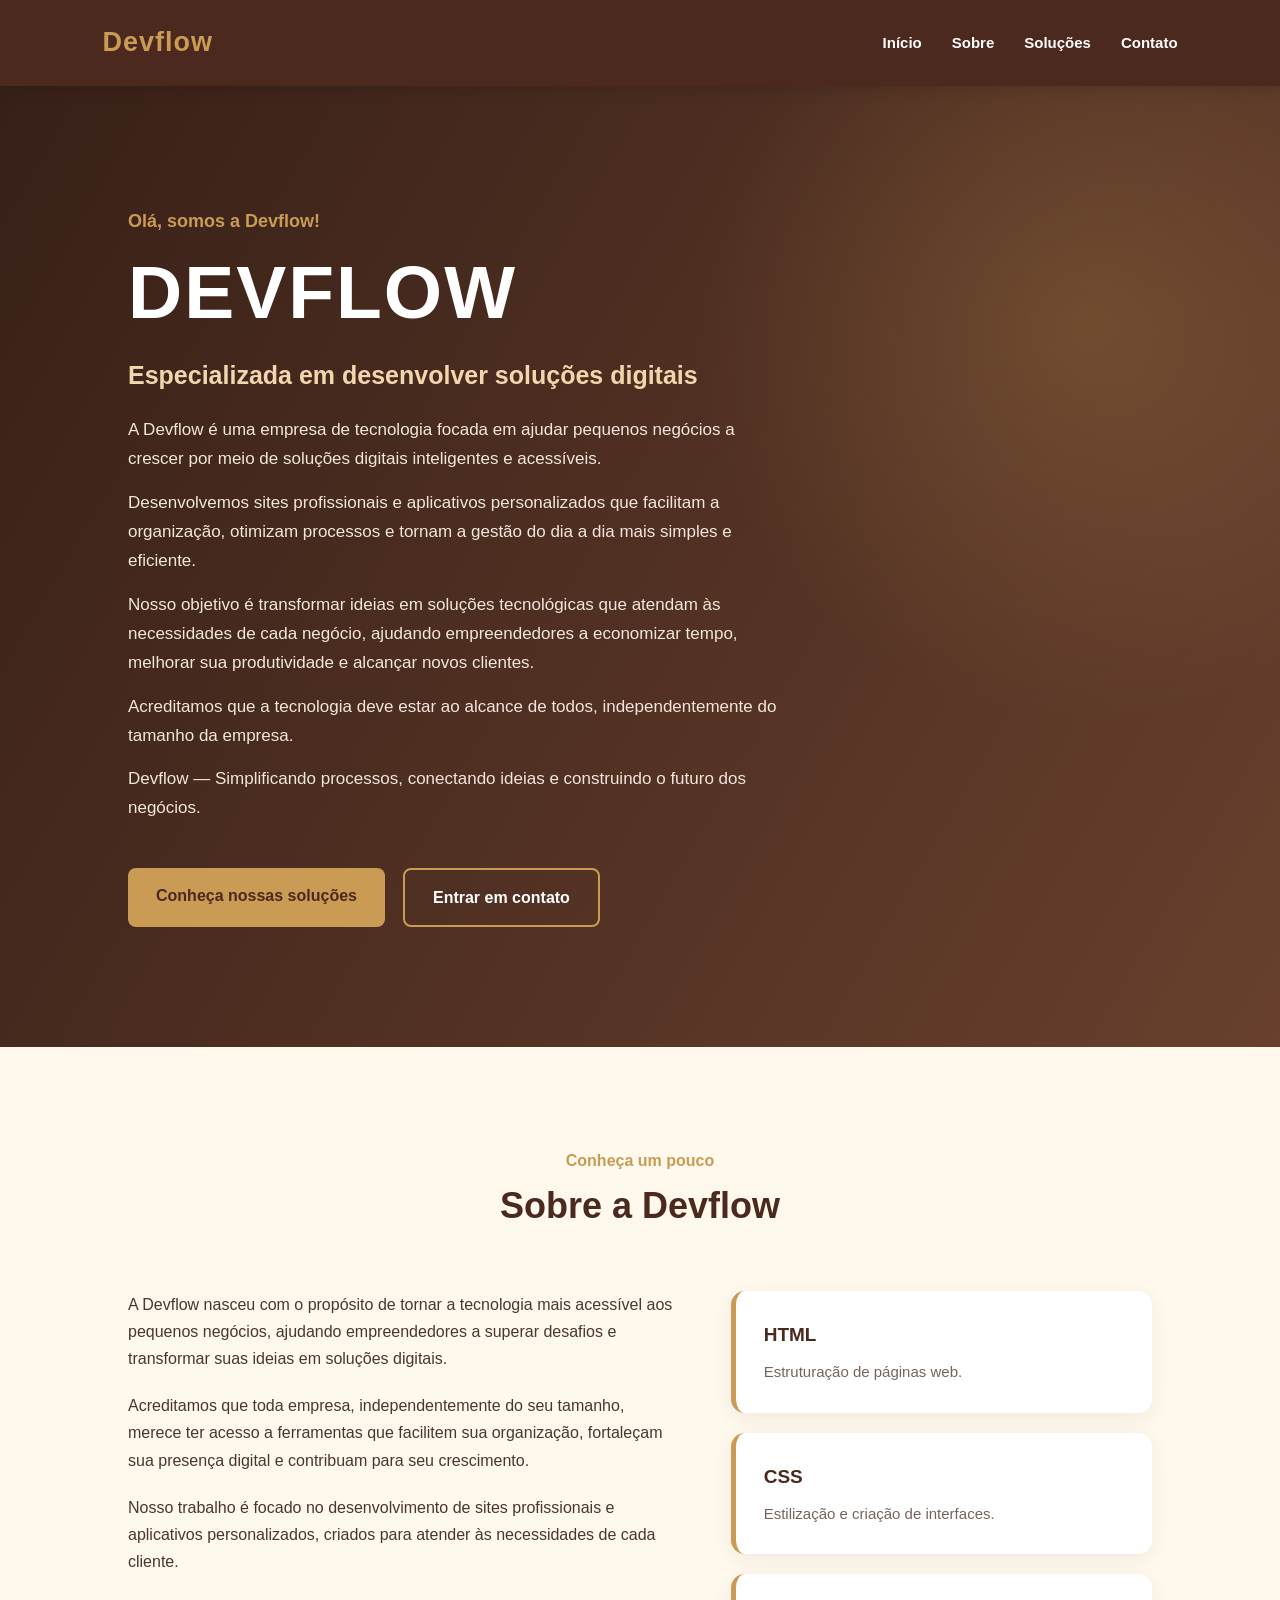
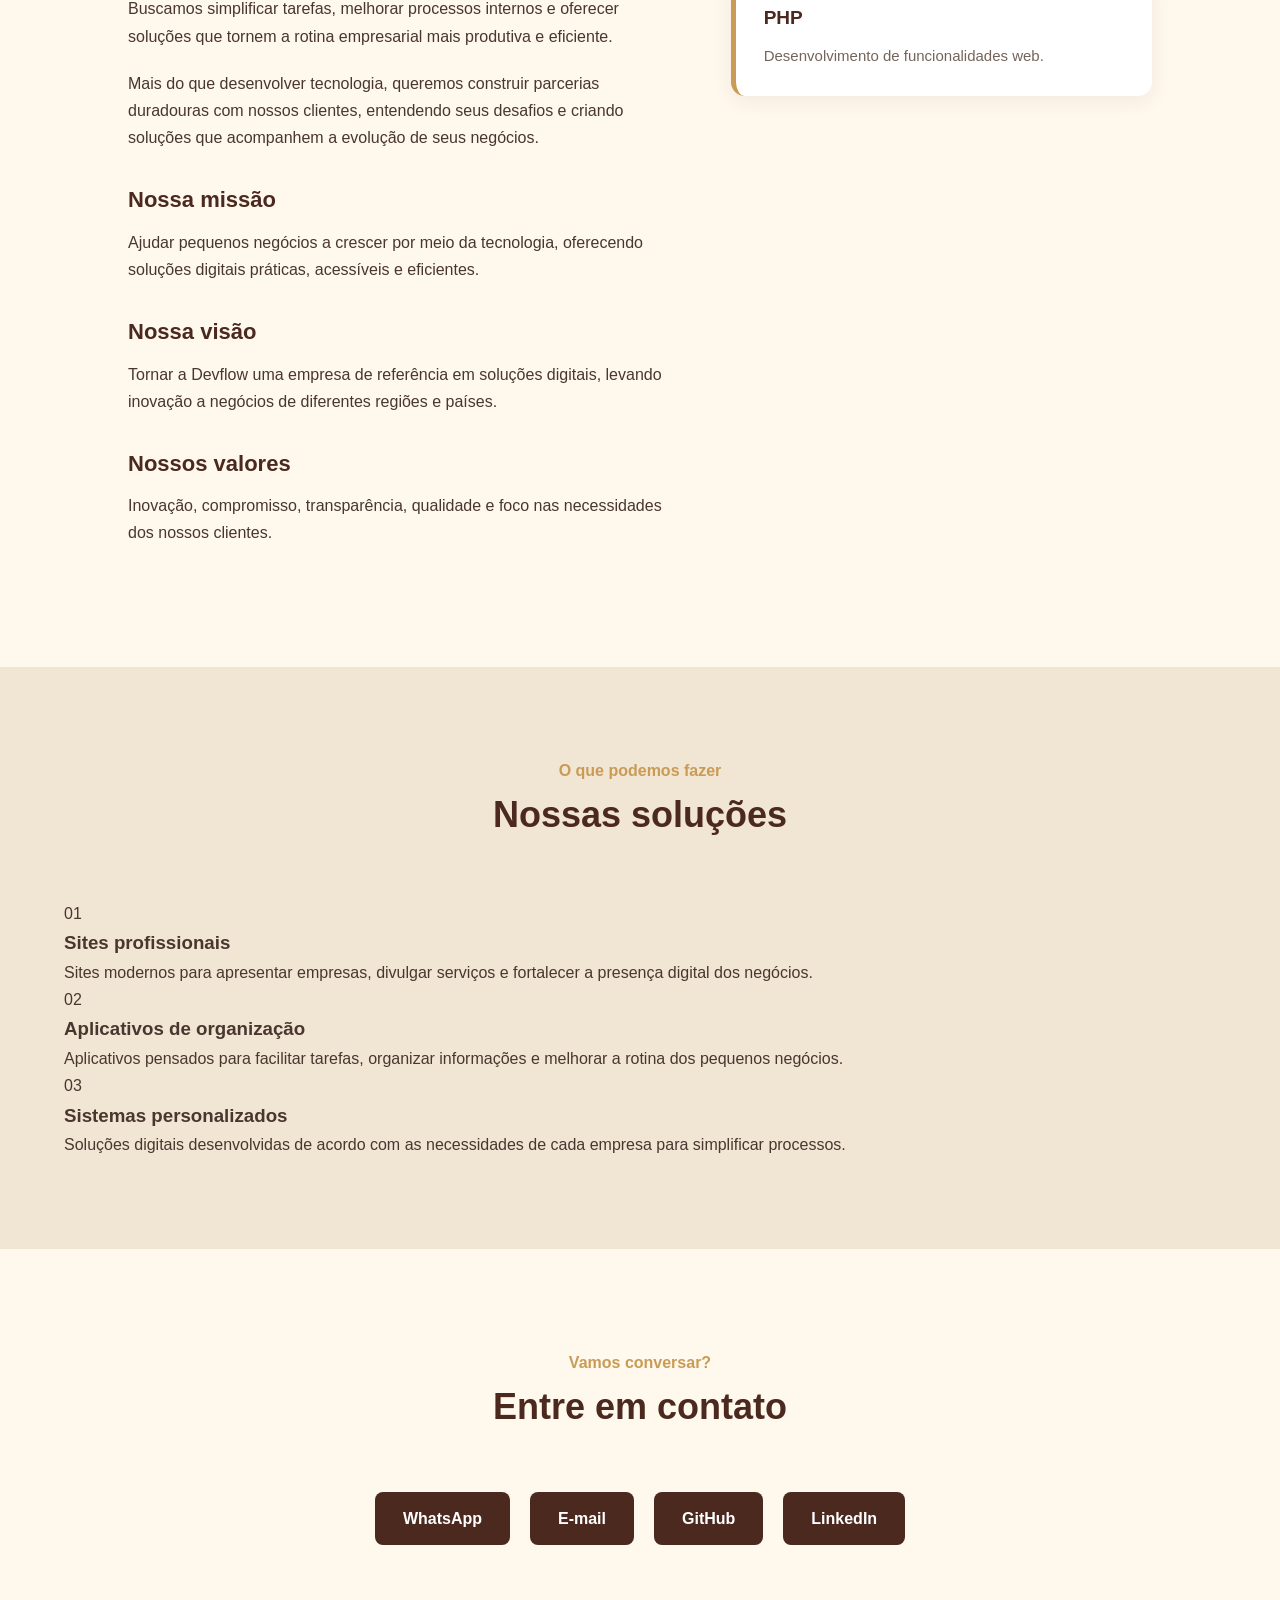
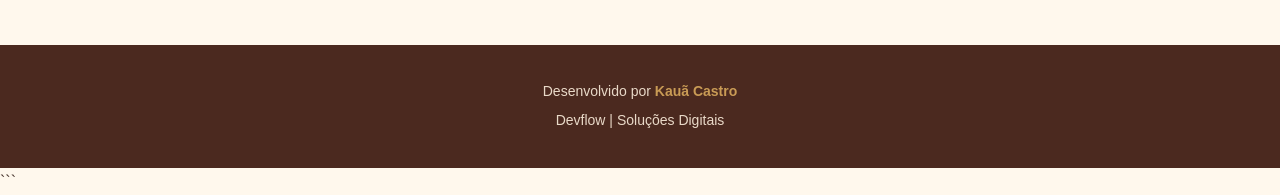
<file: devflox/index.html>
<!DOCTYPE html>
<html lang="pt-br">

<head>
    <meta charset="UTF-8">
    <meta name="viewport" content="width=device-width, initial-scale=1.0">

    <title>Devflow | Soluções Digitais</title>
    <link rel="stylesheet" href="../style.css">
</head>

<body>

    <!-- MENU -->
    <header>

        <div class="logo">
            <h2>Devflow</h2>
        </div>

        <nav>
            <a href="#inicio">Início</a>
            <a href="#sobre">Sobre</a>
            <a href="#projetos">Soluções</a>
            <a href="#contato">Contato</a>
        </nav>

    </header>

    <!-- CONTEÚDO PRINCIPAL -->
    <main>

        <!-- SEÇÃO INÍCIO -->
        <section id="inicio" class="inicio">

            <div class="inicio-conteudo">

                <p class="apresentacao">
                    Olá, somos a Devflow!
                </p>

                <h1>DEVFLOW</h1>

                <h2>Especializada em desenvolver soluções digitais</h2>

                <p class="descricao">
                    A Devflow é uma empresa de tecnologia focada em ajudar
                    pequenos negócios a crescer por meio de soluções digitais
                    inteligentes e acessíveis.
                </p>

                <p class="descricao">
                    Desenvolvemos sites profissionais e aplicativos
                    personalizados que facilitam a organização, otimizam
                    processos e tornam a gestão do dia a dia mais simples
                    e eficiente.
                </p>

                <p class="descricao">
                    Nosso objetivo é transformar ideias em soluções
                    tecnológicas que atendam às necessidades de cada negócio,
                    ajudando empreendedores a economizar tempo, melhorar
                    sua produtividade e alcançar novos clientes.
                </p>

                <p class="descricao">
                    Acreditamos que a tecnologia deve estar ao alcance
                    de todos, independentemente do tamanho da empresa.
                </p>

                <p class="descricao">
                    Devflow — Simplificando processos, conectando ideias
                    e construindo o futuro dos negócios.
                </p>

            </div>

            <div class="botoes">

                <a href="#projetos" class="botao">
                    Conheça nossas soluções
                </a>

                <a href="#contato" class="botao botao-secundario">
                    Entrar em contato
                </a>

            </div>

        </section>

        <!-- SOBRE A EMPRESA -->
        <section id="sobre" class="sobre">

            <div class="titulo-secao">
                <p>Conheça um pouco</p>
                <h2>Sobre a Devflow</h2>
            </div>

            <div class="sobre-conteudo">

                <div class="sobre-texto">

                    <p>
                        A Devflow nasceu com o propósito de tornar a
                        tecnologia mais acessível aos pequenos negócios,
                        ajudando empreendedores a superar desafios e
                        transformar suas ideias em soluções digitais.
                    </p>

                    <p>
                        Acreditamos que toda empresa, independentemente
                        do seu tamanho, merece ter acesso a ferramentas
                        que facilitem sua organização, fortaleçam sua
                        presença digital e contribuam para seu crescimento.
                    </p>

                    <p>
                        Nosso trabalho é focado no desenvolvimento de
                        sites profissionais e aplicativos personalizados,
                        criados para atender às necessidades de cada cliente.
                    </p>

                    <p>
                        Buscamos simplificar tarefas, melhorar processos
                        internos e oferecer soluções que tornem a rotina
                        empresarial mais produtiva e eficiente.
                    </p>

                    <p>
                        Mais do que desenvolver tecnologia, queremos
                        construir parcerias duradouras com nossos clientes,
                        entendendo seus desafios e criando soluções que
                        acompanhem a evolução de seus negócios.
                    </p>

                    <h3>Nossa missão</h3>

                    <p>
                        Ajudar pequenos negócios a crescer por meio
                        da tecnologia, oferecendo soluções digitais
                        práticas, acessíveis e eficientes.
                    </p>

                    <h3>Nossa visão</h3>

                    <p>
                        Tornar a Devflow uma empresa de referência em
                        soluções digitais, levando inovação a negócios
                        de diferentes regiões e países.
                    </p>

                    <h3>Nossos valores</h3>

                    <p>
                        Inovação, compromisso, transparência, qualidade
                        e foco nas necessidades dos nossos clientes.
                    </p>

                </div>

                <!-- TECNOLOGIAS -->
                <div class="habilidades">

                    <div class="habilidade">
                        <h3>HTML</h3>
                        <p>Estruturação de páginas web.</p>
                    </div>

                    <div class="habilidade">
                        <h3>CSS</h3>
                        <p>Estilização e criação de interfaces.</p>
                    </div>

                    <div class="habilidade">
                        <h3>PHP</h3>
                        <p>Desenvolvimento de funcionalidades web.</p>
                    </div>

                </div>

            </div>

        </section>

        <!-- SOLUÇÕES -->
        <section id="projetos" class="projetos-secao">

            <div class="titulo-secao">
                <p>O que podemos fazer</p>
                <h2>Nossas soluções</h2>
            </div>

            <div class="projetos">

                <!-- SOLUÇÃO 1 -->
                <div class="card">

                    <div class="numero-projeto">01</div>

                    <h3>Sites profissionais</h3>

                    <p>
                        Sites modernos para apresentar empresas,
                        divulgar serviços e fortalecer a presença
                        digital dos negócios.
                    </p>

                </div>

                <!-- SOLUÇÃO 2 -->
                <div class="card">

                    <div class="numero-projeto">02</div>

                    <h3>Aplicativos de organização</h3>

                    <p>
                        Aplicativos pensados para facilitar tarefas,
                        organizar informações e melhorar a rotina
                        dos pequenos negócios.
                    </p>

                </div>

                <!-- SOLUÇÃO 3 -->
                <div class="card">

                    <div class="numero-projeto">03</div>

                    <h3>Sistemas personalizados</h3>

                    <p>
                        Soluções digitais desenvolvidas de acordo
                        com as necessidades de cada empresa para
                        simplificar processos.
                    </p>

                </div>

            </div>

        </section>

        <!-- CONTATO -->
        <section id="contato" class="contato">

            <div class="titulo-secao">
                <p>Vamos conversar?</p>
                <h2>Entre em contato</h2>
            </div>

            <div class="contato-links">

                <a href="https://wa.me/5541998892366">
                    WhatsApp
                </a>

                <a href="mailto:kauacastroamaral@gmail.com">
                    E-mail
                </a>

                <a href="https://github.com/kauacastroamaral-prog">
                    GitHub
                </a>

                <a href="">
                    LinkedIn
                </a>

            </div>

        </section>

    </main>

    <!-- RODAPÉ -->
    <footer>

        <p>
            Desenvolvido por
            <a href="https://look.devlook.xyz">Kauã Castro</a>
        </p>

        <p>Devflow | Soluções Digitais</p>

    </footer>

</body>

</html>
```
</file>
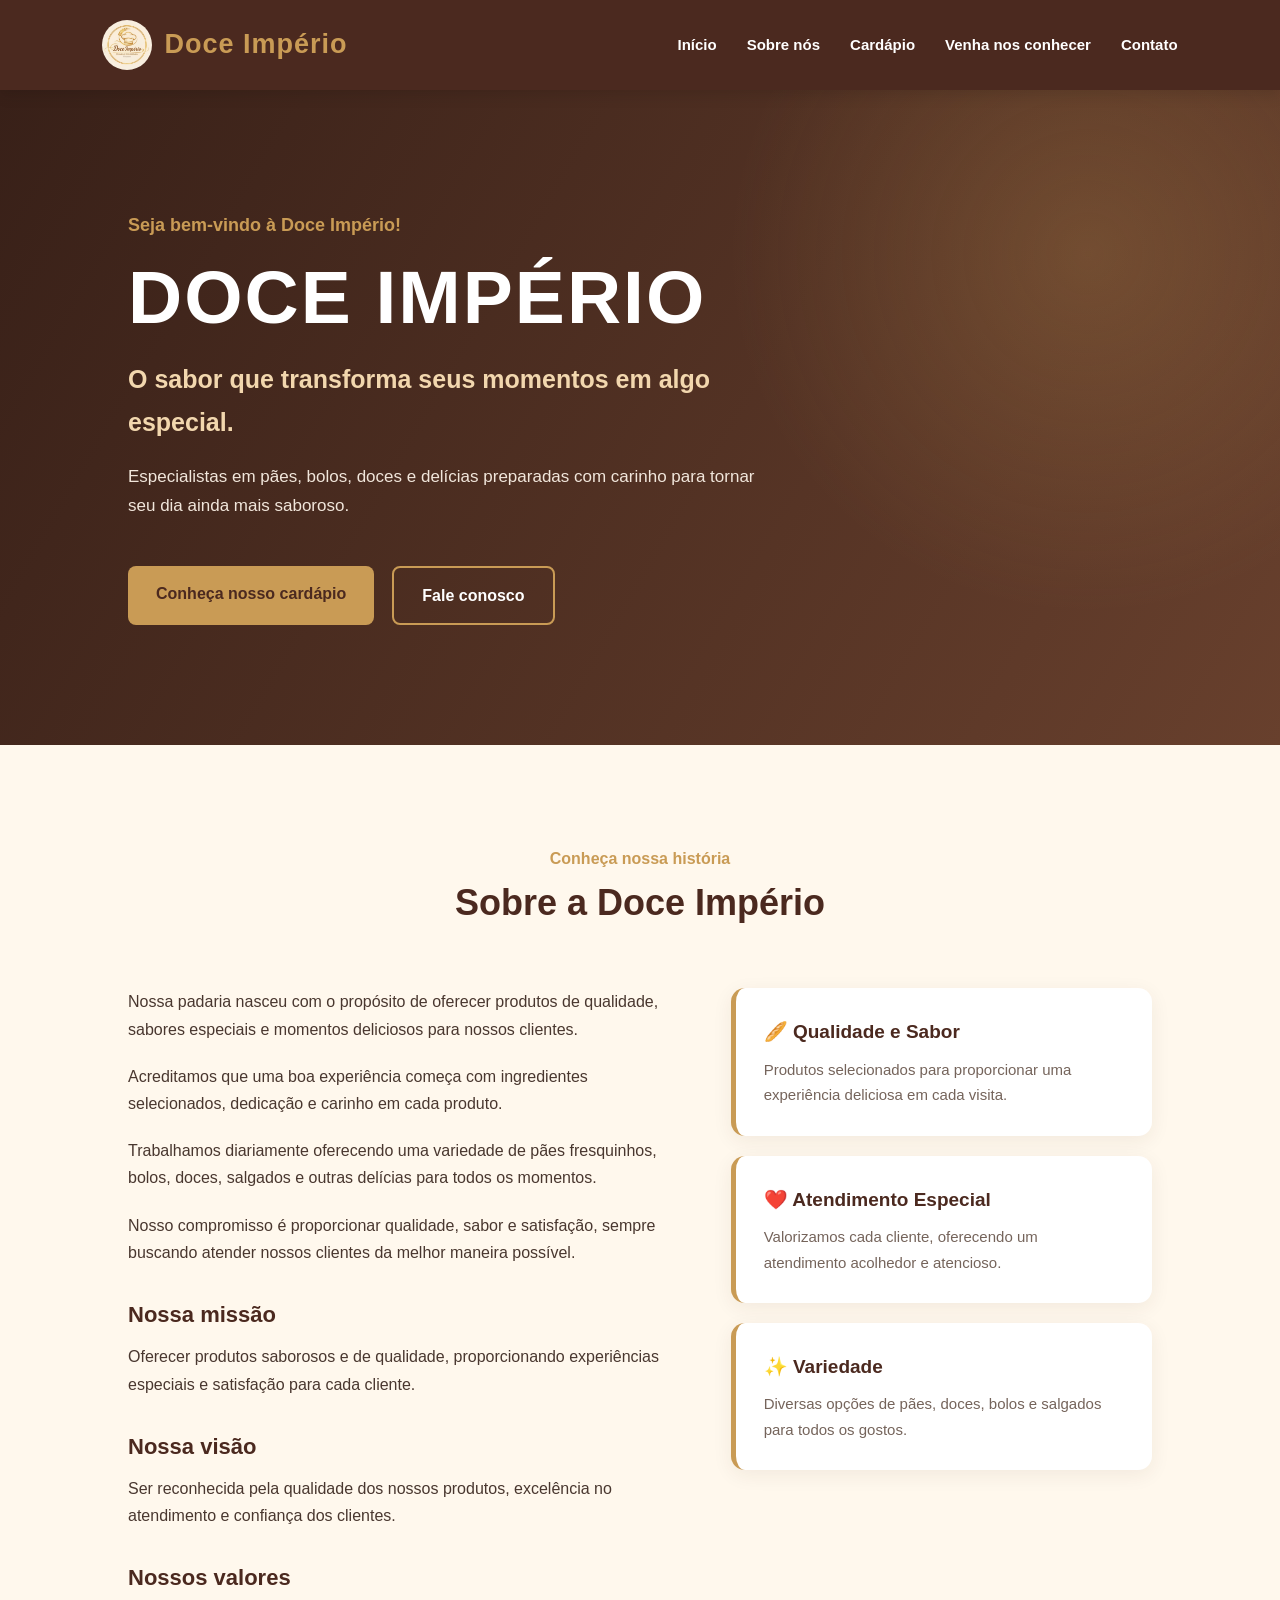
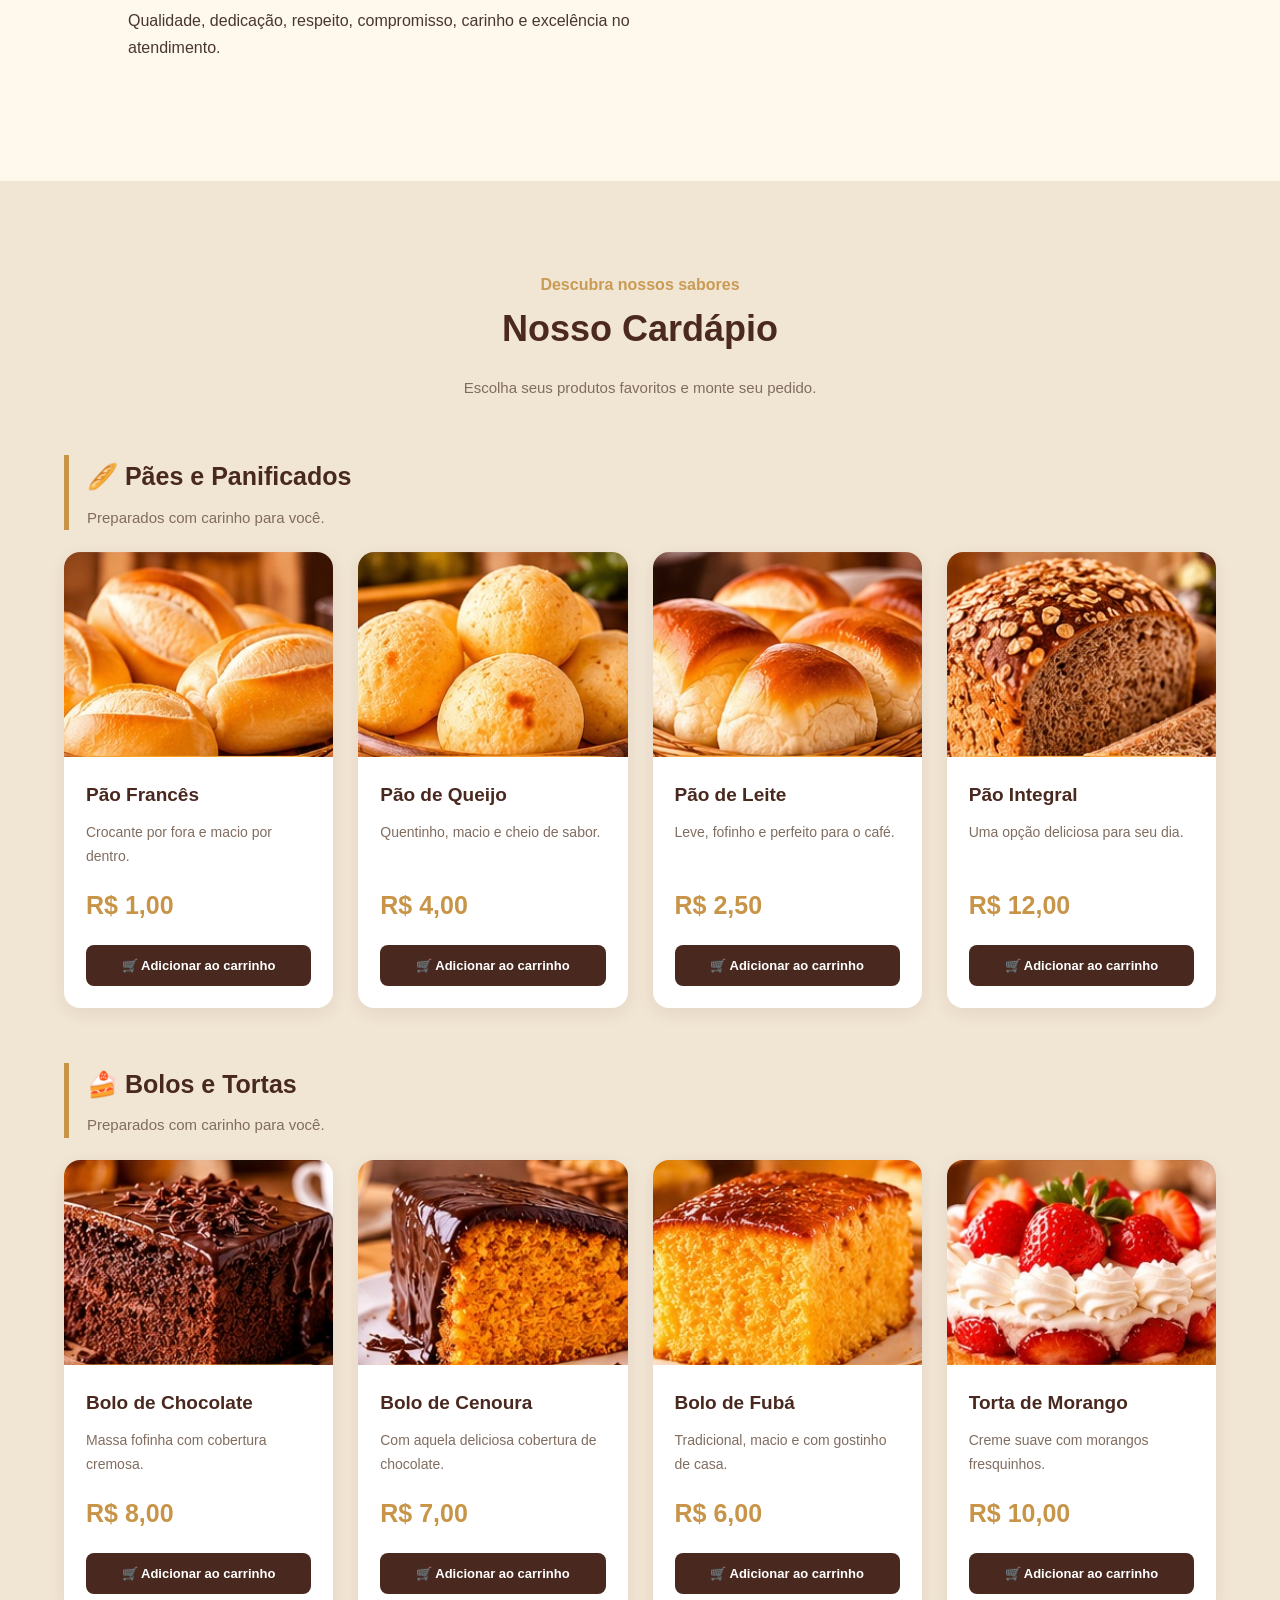
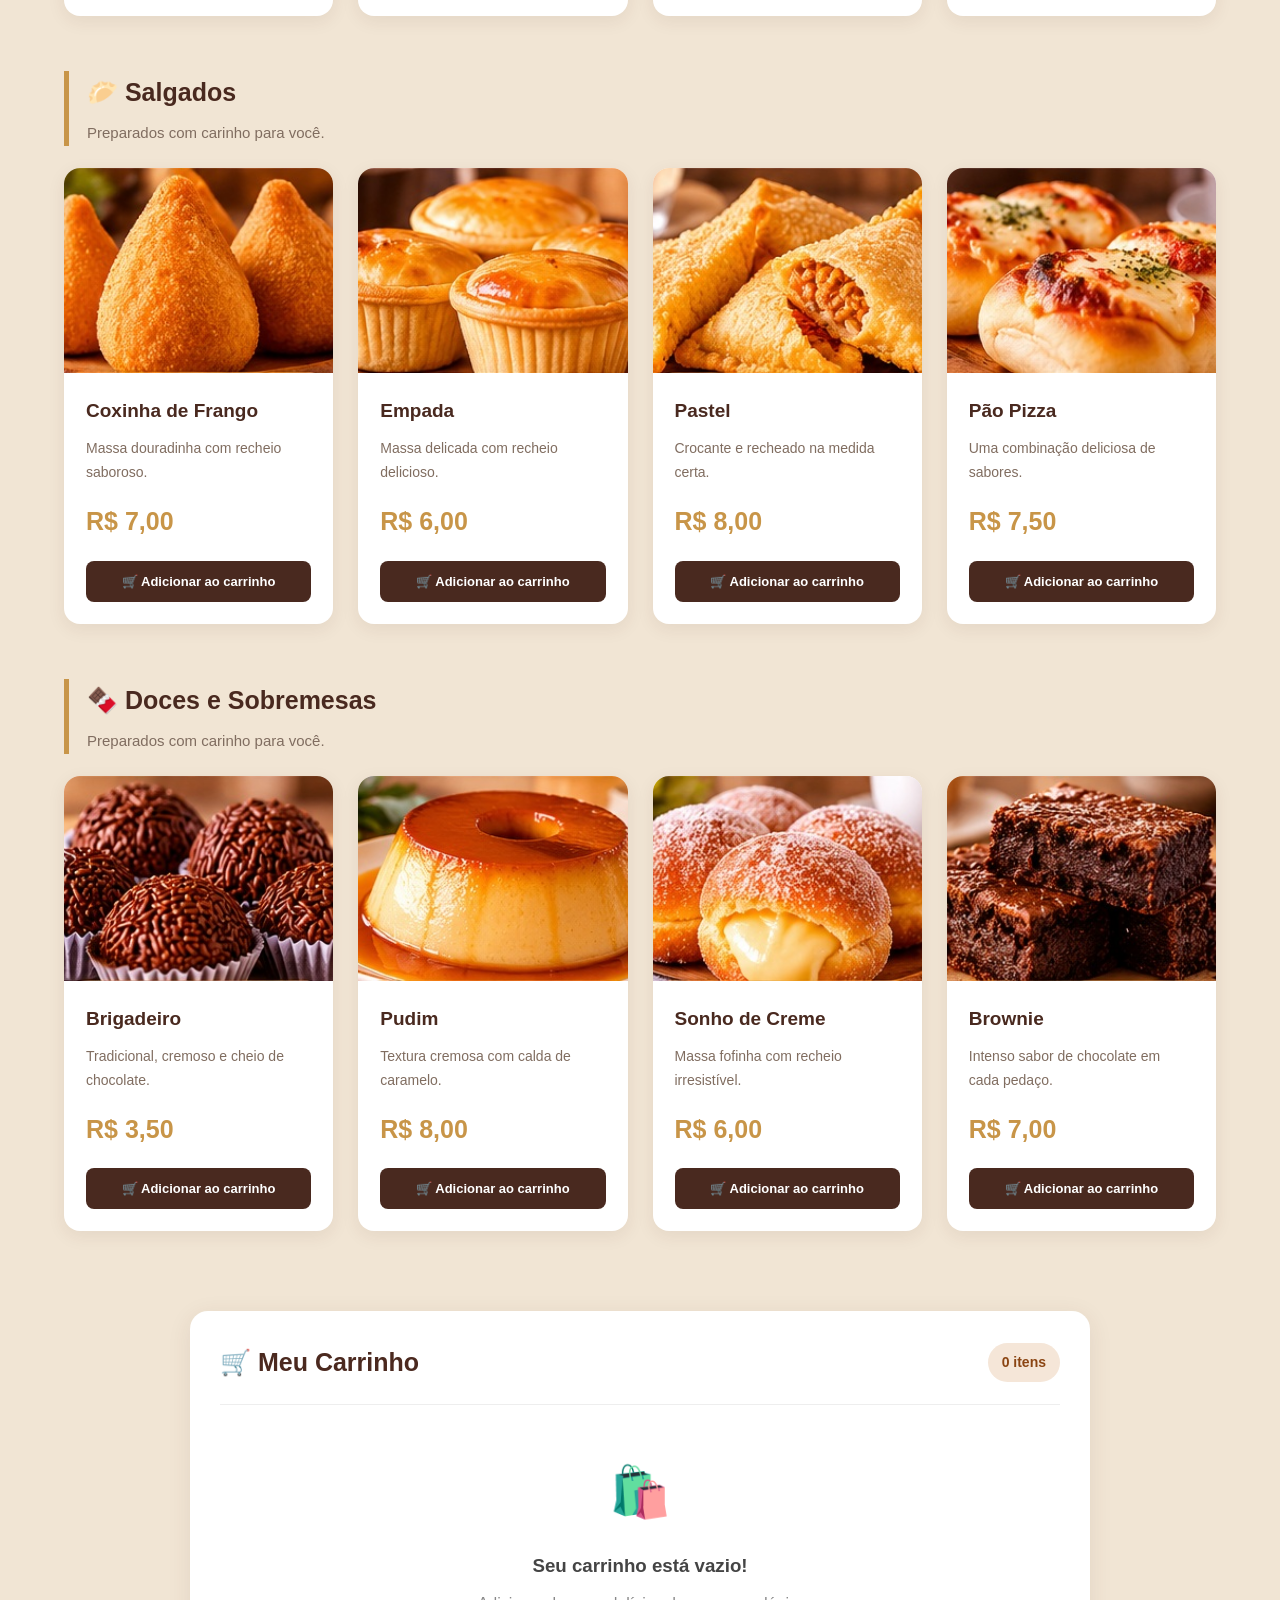
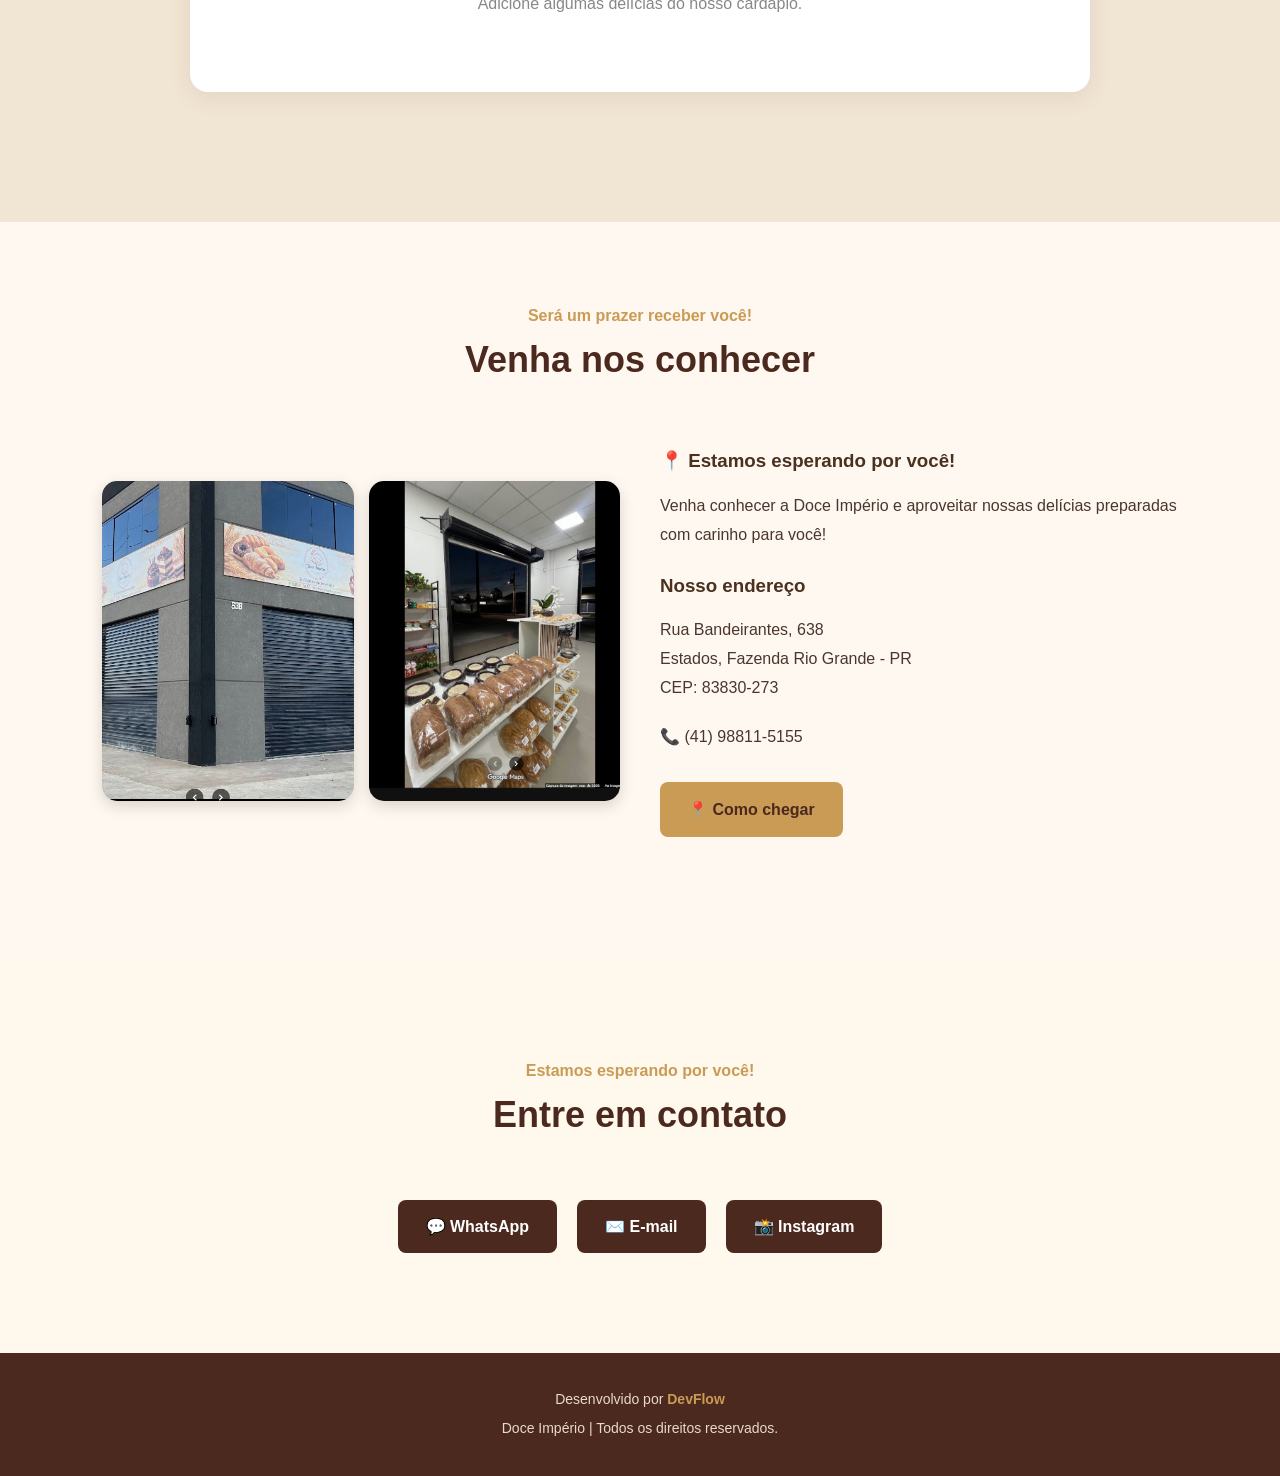
<file: padaria/index.html>
<!DOCTYPE html>
<html lang="pt-br">

<head>
    <meta charset="UTF-8">
    <meta name="viewport" content="width=device-width, initial-scale=1.0">

    <title>Doce Império | Padaria</title>

    <link rel="stylesheet" href="../style.css">
    <!-- ÍCONE DO SITE -->
<link rel="icon" type="image/png" href="./android-chrome-192x192.png">


    <link rel="stylesheet" href="style.css">

    <link rel="icon" type="image/png" href="./android-chrome-192x192.png">
    <link rel="apple-touch-icon" href="./android-chrome-192x192.png">
</head>

<body>

<!-- NOTIFICAÇÕES DO CARRINHO -->
<div id="notificacoes-carrinho" class="notificacoes-carrinho">
</div>

<!-- MENU -->
<header>

    <div class="logo">

        <img src="./android-chrome-192x192.png"
             alt="Logo Doce Império">

        <h2>Doce Império</h2>

    </div>

    <nav>
        <a href="#inicio">Início</a>
        <a href="#sobre">Sobre nós</a>
        <a href="#cardapio">Cardápio</a>
        <a href="#localizacao">Venha nos conhecer</a>
        <a href="#contato">Contato</a>
    </nav>

</header>

<!-- CONTEÚDO PRINCIPAL -->
<main>

    <!-- INÍCIO -->
    <section id="inicio" class="inicio">

        <div class="inicio-conteudo">

            <p class="apresentacao">
                Seja bem-vindo à Doce Império!
            </p>

            <h1>DOCE IMPÉRIO</h1>

            <h2>
                O sabor que transforma seus momentos
                em algo especial.
            </h2>

            <p class="descricao">
                Especialistas em pães, bolos, doces e
                delícias preparadas com carinho para
                tornar seu dia ainda mais saboroso.
            </p>

        </div>

        <div class="botoes">

            <a href="#cardapio" class="botao">
                Conheça nosso cardápio
            </a>

            <a href="#contato" class="botao botao-secundario">
                Fale conosco
            </a>

        </div>

    </section>


    <!-- SOBRE A PADARIA -->
    <section id="sobre" class="sobre">

        <div class="titulo-secao">

            <p>Conheça nossa história</p>

            <h2>Sobre a Doce Império</h2>

        </div>

        <div class="sobre-conteudo">

            <div class="sobre-texto">

                <p>
                    Nossa padaria nasceu com o propósito
                    de oferecer produtos de qualidade,
                    sabores especiais e momentos
                    deliciosos para nossos clientes.
                </p>

                <p>
                    Acreditamos que uma boa experiência
                    começa com ingredientes selecionados,
                    dedicação e carinho em cada produto.
                </p>

                <p>
                    Trabalhamos diariamente oferecendo
                    uma variedade de pães fresquinhos,
                    bolos, doces, salgados e outras
                    delícias para todos os momentos.
                </p>

                <p>
                    Nosso compromisso é proporcionar
                    qualidade, sabor e satisfação,
                    sempre buscando atender nossos
                    clientes da melhor maneira possível.
                </p>

                <h3>Nossa missão</h3>

                <p>
                    Oferecer produtos saborosos e de
                    qualidade, proporcionando experiências
                    especiais e satisfação para cada cliente.
                </p>

                <h3>Nossa visão</h3>

                <p>
                    Ser reconhecida pela qualidade dos
                    nossos produtos, excelência no
                    atendimento e confiança dos clientes.
                </p>

                <h3>Nossos valores</h3>

                <p>
                    Qualidade, dedicação, respeito,
                    compromisso, carinho e excelência
                    no atendimento.
                </p>

            </div>

            <!-- DIFERENCIAIS -->
            <div class="habilidades">

                <div class="habilidade">

                    <h3>🥖 Qualidade e Sabor</h3>

                    <p>
                        Produtos selecionados para
                        proporcionar uma experiência
                        deliciosa em cada visita.
                    </p>

                </div>

                <div class="habilidade">

                    <h3>❤️ Atendimento Especial</h3>

                    <p>
                        Valorizamos cada cliente,
                        oferecendo um atendimento
                        acolhedor e atencioso.
                    </p>

                </div>

                <div class="habilidade">

                    <h3>✨ Variedade</h3>

                    <p>
                        Diversas opções de pães,
                        doces, bolos e salgados
                        para todos os gostos.
                    </p>

                </div>

            </div>

        </div>

    </section>


    <!-- CARDÁPIO -->
    <section id="cardapio" class="projetos-secao">

        <div class="titulo-secao">

            <p>Descubra nossos sabores</p>

            <h2>Nosso Cardápio</h2>

            <span class="subtitulo-cardapio">
                Escolha seus produtos favoritos e monte seu pedido.
            </span>

        </div>

        <!-- PRODUTOS GERADOS PELO JAVASCRIPT -->
        <div id="lista-produtos"></div>

        <!-- CARRINHO -->
        <section id="carrinho" class="carrinho-container">

            <div class="carrinho-titulo">

                <h2>🛒 Meu Carrinho</h2>

                <span id="carrinho-contador">0 itens</span>

            </div>

            <div id="carrinho-vazio" class="carrinho-vazio">

                <span>🛍️</span>

                <h3>Seu carrinho está vazio!</h3>

                <p>Adicione algumas delícias do nosso cardápio.</p>

            </div>

            <div id="carrinho-itens"></div>

            <div id="carrinho-resumo" class="carrinho-resumo">

                <div class="resumo-linha">

                    <span>Subtotal:</span>

                    <strong id="subtotal">R$ 0,00</strong>

                </div>

                <div class="resumo-linha total">

                    <span>Total do pedido:</span>

                    <strong id="total">R$ 0,00</strong>

                </div>

                <p class="aviso-pagamento">
                    O pagamento será combinado diretamente pelo WhatsApp.
                </p>

                <button id="finalizar-pedido" class="botao-finalizar">
                    Finalizar pedido pelo WhatsApp
                </button>

                <button id="limpar-carrinho" class="botao-limpar">
                    Limpar carrinho
                </button>

            </div>

        </section>

    </section>


    <!-- VENHA NOS CONHECER -->
    <section id="localizacao" class="localizacao">

        <div class="titulo-secao">

            <p>Será um prazer receber você!</p>

            <h2>Venha nos conhecer</h2>

        </div>

        <div class="localizacao-conteudo">

            <!-- GALERIA DE FOTOS -->
            <div class="galeria-loja">

                <img src="../padaria/imagens/PARTE DA FRENTE.jpg "
                     alt="Fachada da Padaria Doce Império">

                <img src="../padaria/imagens/PARTE DE DENTRO.png"
                     alt="Interior da Padaria Doce Império">

            </div>

            <!-- INFORMAÇÕES DA LOJA -->
            <div class="localizacao-texto">

                <h3>📍 Estamos esperando por você!</h3>

                <p>
                    Venha conhecer a Doce Império e
                    aproveitar nossas delícias preparadas
                    com carinho para você!
                </p>

                <h3>Nosso endereço</h3>

                <p>
                    Rua Bandeirantes, 638<br>
                    Estados, Fazenda Rio Grande - PR<br>
                    CEP: 83830-273
                </p>

                <p>
                    📞 (41) 98811-5155
                </p>

                <a
                    href="https://www.google.com/maps/search/?api=1&query=Rua+Bandeirantes+638+Estados+Fazenda+Rio+Grande+PR+83830-273"
                    target="_blank"
                    rel="noopener noreferrer"
                    class="botao"
                >
                    📍 Como chegar
                </a>

            </div>

        </div>

    </section>


    <!-- CONTATO -->
    <section id="contato" class="contato">

        <div class="titulo-secao">

            <p>Estamos esperando por você!</p>

            <h2>Entre em contato</h2>

        </div>

        <div class="contato-links">

            <!-- WHATSAPP -->
            <a
                href="https://wa.me/5541988115155"
                target="_blank"
                rel="noopener noreferrer"
            >
                💬 WhatsApp
            </a>

            <!-- E-MAIL -->
            <a href="mailto:doceimperio@gmail.com">
                ✉️ E-mail
            </a>

            <!-- INSTAGRAM -->
            <a
                href="https://www.instagram.com/doce_imperio_gourmet_/"
                target="_blank"
                rel="noopener noreferrer"
            >
                📸 Instagram
            </a>

        </div>

    </section>

</main>


<!-- RODAPÉ -->
<footer>

    <p>
        Desenvolvido por
        <a href="https://look.devlook.xyz">DevFlow</a>
    </p>

    <p>
        Doce Império | Todos os direitos reservados.
    </p>

</footer>

<script src="script.js"></script>

</body>
</html>
</file>
<file: style.css>
/* =================================
   CONFIGURAÇÕES GERAIS
================================= */

* {
    margin: 0;
    padding: 0;
    box-sizing: border-box;
    scroll-behavior: smooth;
}

:root {
    --marrom: #4b291f;
    --marrom-claro: #704333;
    --dourado: #c99b55;
    --creme: #fff8ed;
    --branco: #ffffff;
    --texto: #49372f;
}

body {
    font-family: 'Segoe UI', Arial, sans-serif;
    background: var(--creme);
    color: var(--texto);
    line-height: 1.7;
}


/* =================================
   MENU
================================= */

header {
    width: 100%;
    padding: 20px 8%;
    display: flex;
    justify-content: space-between;
    align-items: center;
    background: var(--marrom);
    position: sticky;
    top: 0;
    z-index: 1000;
    box-shadow: 0 4px 15px rgba(0, 0, 0, 0.12);
}

.logo {
    display: flex;
    align-items: center;
    gap: 12px;
}

.logo img {
    width: 50px;
    height: 50px;
    object-fit: contain;
    border-radius: 50%;
}

.logo h2 {
    color: var(--dourado);
    font-size: 27px;
    font-weight: 800;
    letter-spacing: 1px;
    margin: 0;
}

nav {
    display: flex;
    gap: 30px;
}

nav a {
    color: var(--branco);
    text-decoration: none;
    font-size: 15px;
    font-weight: 600;
    transition: 0.3s;
}

nav a:hover {
    color: var(--dourado);
}


/* =================================
   INÍCIO
================================= */

.inicio {
    min-height: 620px;
    padding: 120px 10%;
    display: flex;
    flex-direction: column;
    justify-content: center;
    align-items: flex-start;
    position: relative;
    overflow: hidden;

    background:
        radial-gradient(
            circle at 85% 25%,
            rgba(201, 155, 85, 0.22),
            transparent 30%
        ),
        linear-gradient(
            120deg,
            #382018,
            #68402d
        );

    color: var(--branco);
}

.inicio-conteudo {
    max-width: 750px;
    animation: aparecer 1s ease;
}

.apresentacao {
    color: var(--dourado);
    font-size: 18px;
    font-weight: 700;
    margin-bottom: 15px;
}

.inicio h1 {
    font-size: clamp(42px, 7vw, 75px);
    line-height: 1.1;
    margin-bottom: 20px;
    font-weight: 900;
    letter-spacing: 2px;
}

.inicio h2 {
    font-size: 25px;
    max-width: 650px;
    margin-bottom: 20px;
    color: #f2d7ae;
}

.descricao {
    max-width: 650px;
    font-size: 17px;
    color: #f1e6db;
    margin-bottom: 15px;
}


/* =================================
   BOTÕES PRINCIPAIS
================================= */

.botoes {
    display: flex;
    gap: 18px;
    flex-wrap: wrap;
    margin-top: 30px;
}

.botao {
    padding: 14px 28px;
    border-radius: 8px;
    background: var(--dourado);
    color: var(--marrom);
    text-decoration: none;
    font-weight: 700;
    transition: 0.3s;
}

.botao:hover {
    background: #e4b96f;
    transform: translateY(-4px);
}

.botao-secundario {
    background: transparent;
    border: 2px solid var(--dourado);
    color: var(--branco);
}

.botao-secundario:hover {
    background: var(--dourado);
    color: var(--marrom);
}


/* =================================
   TÍTULOS DAS SEÇÕES
================================= */

.titulo-secao {
    text-align: center;
    margin-bottom: 55px;
}

.titulo-secao p {
    color: var(--dourado);
    font-weight: 700;
    font-size: 16px;
}

.titulo-secao h2 {
    color: var(--marrom);
    font-size: 36px;
    font-weight: 800;
}


/* =================================
   SOBRE
================================= */

.sobre {
    padding: 100px 10%;
}

.sobre-conteudo {
    display: grid;
    grid-template-columns: 1.3fr 1fr;
    gap: 55px;
    align-items: start;
}

.sobre-texto p {
    margin-bottom: 20px;
    font-size: 16px;
    color: var(--texto);
}

.sobre-texto h3 {
    color: var(--marrom);
    font-size: 22px;
    margin-top: 30px;
    margin-bottom: 10px;
}


/* =================================
   DIFERENCIAIS
================================= */

.habilidades {
    display: grid;
    gap: 20px;
}

.habilidade {
    background: var(--branco);
    padding: 28px;
    border-radius: 14px;
    border-left: 5px solid var(--dourado);
    box-shadow: 0 5px 20px rgba(75, 41, 31, 0.07);
    transition: 0.3s;
}

.habilidade:hover {
    transform: translateY(-6px);
    box-shadow: 0 12px 25px rgba(75, 41, 31, 0.13);
}

.habilidade h3 {
    color: var(--marrom);
    font-size: 19px;
    margin-bottom: 8px;
}

.habilidade p {
    color: #75645b;
    font-size: 15px;
}


/* ========================================
   CARDÁPIO - DOCE IMPÉRIO
======================================== */

.projetos-secao {
    background: #F1E5D4;
    padding: 90px 5%;
}

/* SUBTÍTULO */

.subtitulo-cardapio {
    display: block;
    color: #806D60;
    font-size: 15px;
    margin-top: 15px;
}

/* CATEGORIAS */

.categoria-cardapio {
    width: 100%;
    max-width: 1250px;
    margin: 55px auto 22px;
    border-left: 5px solid #C89548;
    padding-left: 18px;
}

.categoria-cardapio h3 {
    color: #49291F;
    font-size: 25px;
    margin-bottom: 7px;
}

.categoria-cardapio p {
    color: #806D60;
    font-size: 15px;
    margin: 0;
}

/* GRADE DE PRODUTOS */

.cardapio-produtos {
    width: 100%;
    max-width: 1250px;
    margin: 0 auto;
    display: grid;
    grid-template-columns: repeat(4, minmax(0, 1fr));
    gap: 25px;
}

/* CARTÕES */

.produto-card {
    background: #FFFFFF;
    border-radius: 16px;
    overflow: hidden;
    box-shadow: 0 5px 18px rgba(73, 41, 31, 0.08);
    transition: transform 0.3s ease,
                box-shadow 0.3s ease;
    display: flex;
    flex-direction: column;
}

.produto-card:hover {
    transform: translateY(-7px);
    box-shadow: 0 12px 25px rgba(73, 41, 31, 0.15);
}

/* IMAGENS */

.produto-card img {
    width: 100%;
    height: 205px;
    object-fit: cover;
    display: block;
    transition: transform 0.4s ease;
}

.produto-card:hover img {
    transform: scale(1.04);
}

/* INFORMAÇÕES */

.produto-info {
    padding: 22px;
    display: flex;
    flex-direction: column;
    flex: 1;
}

.produto-info h3 {
    color: #49291F;
    font-size: 19px;
    margin: 0 0 10px;
}

.produto-info p {
    color: #806D60;
    font-size: 14px;
    line-height: 1.7;
    margin: 0 0 15px;
    min-height: 48px;
}

/* PREÇO */

.preco {
    color: #C89548;
    font-size: 25px;
    font-weight: 800;
    display: block;
    margin-top: auto;
    margin-bottom: 18px;
}

/* BOTÃO ADICIONAR AO CARRINHO */

.botao-pedido {
    display: block;
    width: 100%;
    box-sizing: border-box;
    text-align: center;
    text-decoration: none;
    background: #49291F;
    color: #FFFFFF;
    padding: 13px 10px;
    border: none;
    border-radius: 8px;
    font-family: inherit;
    font-size: 13px;
    font-weight: 700;
    cursor: pointer;
    transition: all 0.3s ease;
}

.botao-pedido:hover {
    background: #C89548;
    color: #FFFFFF;
    transform: translateY(-2px);
}


/* ========================================
   CARRINHO DE COMPRAS
======================================== */

.carrinho-container {
    width: 100%;
    max-width: 900px;
    margin: 80px auto 40px;
    padding: 30px;
    background: #FFFFFF;
    border-radius: 18px;
    box-shadow: 0 5px 25px rgba(73, 41, 31, 0.09);
}

/* TÍTULO */

.carrinho-titulo {
    display: flex;
    justify-content: space-between;
    align-items: center;
    gap: 15px;
    padding-bottom: 20px;
    border-bottom: 1px solid #eee;
}

.carrinho-titulo h2 {
    color: var(--marrom);
    font-size: 25px;
}

/* CONTADOR */

#carrinho-contador {
    background: #f5e6d8;
    color: #8b4513;
    padding: 8px 14px;
    border-radius: 20px;
    font-weight: bold;
    font-size: 14px;
}

/* CARRINHO VAZIO */

.carrinho-vazio {
    text-align: center;
    padding: 45px 15px;
}

.carrinho-vazio span {
    font-size: 50px;
}

.carrinho-vazio h3 {
    color: #444;
    margin: 15px 0 8px;
}

.carrinho-vazio p {
    color: #888;
}

/* ========================================
   PRODUTOS DENTRO DO CARRINHO
======================================== */

.carrinho-item {
    display: flex;
    align-items: center;
    justify-content: space-between;
    gap: 15px;
    padding: 20px 0;
    border-bottom: 1px solid #eee;
}

/* INFORMAÇÕES DO PRODUTO */

.carrinho-produto {
    display: flex;
    align-items: center;
    gap: 15px;
    flex: 1;
    min-width: 0;
}

.carrinho-produto img {
    width: 75px;
    height: 75px;
    object-fit: cover;
    border-radius: 10px;
}

.carrinho-produto h3 {
    color: #49291F;
    font-size: 16px;
    margin-bottom: 5px;
}

.carrinho-produto p {
    color: #806D60;
    font-size: 13px;
    margin-bottom: 5px;
}

.carrinho-produto strong {
    color: #C89548;
    font-size: 15px;
}


/* ========================================
   CONTROLE DE QUANTIDADE
======================================== */

.controle-quantidade {
    display: flex;
    align-items: center;
    gap: 12px;
}

.controle-quantidade button {
    width: 32px;
    height: 32px;
    border: none;
    border-radius: 7px;
    background: #f1e1d2;
    color: #8b4513;
    font-size: 20px;
    cursor: pointer;
    transition: 0.3s;
}

.controle-quantidade button:hover {
    background: #e3c5aa;
}

.controle-quantidade span {
    font-weight: bold;
    min-width: 18px;
    text-align: center;
    color: #49291F;
}


/* ========================================
   REMOVER PRODUTO
======================================== */

.remover-item {
    border: none;
    background: transparent;
    color: #d9534f;
    cursor: pointer;
    font-weight: bold;
    font-family: inherit;
    transition: 0.3s;
}

.remover-item:hover {
    text-decoration: underline;
}


/* ========================================
   RESUMO DO PEDIDO
======================================== */

.carrinho-resumo {
    display: none;
    margin-top: 25px;
    padding-top: 20px;
    border-top: 2px solid #eee;
}

.resumo-linha {
    display: flex;
    justify-content: space-between;
    align-items: center;
    margin-bottom: 15px;
    color: #49372f;
}

.resumo-linha strong {
    font-weight: 700;
}

.resumo-linha.total {
    color: #49291F;
    font-size: 23px;
    font-weight: bold;
    padding-top: 15px;
    border-top: 1px solid #eee;
}

/* AVISO DE PAGAMENTO */

.aviso-pagamento {
    text-align: center;
    color: #806D60;
    font-size: 13px;
    margin: 20px 0;
    padding: 12px;
    background: #faf5ef;
    border-radius: 8px;
}


/* ========================================
   FINALIZAR PELO WHATSAPP
======================================== */

.botao-finalizar {
    width: 100%;
    padding: 16px;
    background: #25D366;
    color: #FFFFFF;
    border: none;
    border-radius: 9px;
    font-family: inherit;
    font-size: 16px;
    font-weight: bold;
    cursor: pointer;
    transition: 0.3s;
}

.botao-finalizar:hover {
    background: #1da851;
    transform: translateY(-2px);
}


/* ========================================
   LIMPAR CARRINHO
======================================== */

.botao-limpar {
    display: block;
    margin: 15px auto 0;
    padding: 10px 20px;
    border: 1px solid #d9534f;
    color: #d9534f;
    background: #FFFFFF;
    border-radius: 8px;
    font-family: inherit;
    cursor: pointer;
    transition: 0.3s;
}

.botao-limpar:hover {
    background: #d9534f;
    color: #FFFFFF;
}


/* =================================
   CONTATO
================================= */

.contato {
    padding: 100px 10%;
    text-align: center;
}

.contato-links {
    display: flex;
    justify-content: center;
    flex-wrap: wrap;
    gap: 20px;
}

.contato-links a {
    padding: 13px 28px;
    background: var(--marrom);
    color: var(--branco);
    text-decoration: none;
    border-radius: 8px;
    font-weight: 600;
    transition: 0.3s;
}

.contato-links a:hover {
    background: var(--dourado);
    color: var(--marrom);
    transform: translateY(-4px);
}


/* =================================
   RODAPÉ
================================= */

footer {
    background: var(--marrom);
    padding: 30px 10%;
    text-align: center;
    color: #e9d9c8;
}

footer p {
    margin: 5px 0;
    font-size: 14px;
}

footer a {
    color: var(--dourado);
    text-decoration: none;
    font-weight: 700;
}


/* =================================
   ANIMAÇÕES
================================= */

@keyframes aparecer {
    from {
        opacity: 0;
        transform: translateY(25px);
    }

    to {
        opacity: 1;
        transform: translateY(0);
    }
}


/* =================================
   TABLETS
================================= */

@media (max-width: 1000px) {

    .cardapio-produtos {
        grid-template-columns: repeat(2, minmax(0, 1fr));
        gap: 20px;
    }

    .produto-card img {
        height: 220px;
    }

}


/* =================================
   RESPONSIVIDADE
================================= */

@media (max-width: 900px) {

    .sobre-conteudo {
        grid-template-columns: 1fr;
    }

    .inicio {
        padding: 100px 7%;
    }

    .sobre,
    .projetos-secao,
    .contato {
        padding: 75px 7%;
    }

}


/* =================================
   CELULARES
================================= */

@media (max-width: 600px) {

    header {
        padding: 18px 5%;
        flex-direction: column;
        gap: 15px;
    }

    nav {
        gap: 15px;
        flex-wrap: wrap;
        justify-content: center;
    }

    nav a {
        font-size: 13px;
    }

    .inicio {
        min-height: 550px;
        padding: 80px 7%;
    }

    .inicio h2 {
        font-size: 21px;
    }

    .descricao {
        font-size: 15px;
    }

    .botoes {
        flex-direction: column;
        width: 100%;
    }

    .botao {
        text-align: center;
    }

    .titulo-secao h2 {
        font-size: 29px;
    }

    .projetos {
        grid-template-columns: 1fr;
    }

    .card {
        padding: 28px;
    }

    .contato-links {
        flex-direction: column;
    }

    .contato-links a {
        text-align: center;
    }

    /* CARDÁPIO */

    .projetos-secao {
        padding: 65px 4%;
    }

    .cardapio-produtos {
        grid-template-columns: repeat(2, minmax(0, 1fr));
        gap: 12px;
    }

    .produto-card {
        border-radius: 12px;
    }

    .produto-card img {
        height: 135px;
    }

    .produto-info {
        padding: 13px;
    }

    .produto-info h3 {
        font-size: 15px;
    }

    .produto-info p {
        font-size: 12px;
        min-height: 58px;
    }

    .preco {
        font-size: 20px;
        margin-bottom: 12px;
    }

    .botao-pedido {
        font-size: 11px;
        padding: 11px 5px;
    }

    .categoria-cardapio {
        margin-top: 40px;
    }

    .categoria-cardapio h3 {
        font-size: 20px;
    }

    .categoria-cardapio p {
        font-size: 13px;
    }

    /* CARRINHO */

    .carrinho-container {
        padding: 18px;
        margin: 45px auto;
    }

    .carrinho-titulo h2 {
        font-size: 20px;
    }

    .carrinho-item {
        flex-wrap: wrap;
        gap: 12px;
    }

    .carrinho-produto {
        min-width: 100%;
    }

    .carrinho-produto img {
        width: 65px;
        height: 65px;
    }

    .controle-quantidade {
        margin-left: 80px;
    }

    .remover-item {
        margin-left: auto;
    }

    .resumo-linha.total {
        font-size: 20px;
    }

    .botao-finalizar {
        font-size: 14px;
    }

}


/* =================================
   CELULARES MUITO PEQUENOS
================================= */

@media (max-width: 350px) {

    .cardapio-produtos {
        grid-template-columns: 1fr;
    }

    .produto-card img {
        height: 200px;
    }

}

/* =================================
   NOTIFICAÇÕES DO CARRINHO
================================= */

.notificacoes-carrinho {
    position: fixed;
    top: 100px;
    right: 25px;
    z-index: 9999;

    display: flex;
    flex-direction: column;
    gap: 12px;

    width: 340px;
    max-width: calc(100% - 30px);

    pointer-events: none;
}

.notificacao-carrinho {
    display: flex;
    align-items: center;
    gap: 13px;

    background: #FFFFFF;
    color: #49372f;

    padding: 16px 22px;
    border-radius: 12px;

    border-left: 5px solid #c99b55;

    box-shadow: 0 5px 20px rgba(0, 0, 0, 0.15);

    animation: entrarNotificacao 0.4s ease forwards;

    transition: opacity 0.35s ease,
                transform 0.35s ease;
}

.notificacao-carrinho.saindo {
    opacity: 0;
    transform: translateX(40px);
}

.icone-notificacao {
    min-width: 35px;
    width: 35px;
    height: 35px;

    display: flex;
    align-items: center;
    justify-content: center;

    background: #c99b55;
    color: #FFFFFF;

    border-radius: 50%;

    font-size: 20px;
    font-weight: bold;
}

.notificacao-carrinho strong {
    color: #4b291f;
    font-size: 15px;
}

.notificacao-carrinho p {
    color: #806D60;
    font-size: 13px;
    margin: 2px 0 0;
}

@keyframes entrarNotificacao {

    from {
        opacity: 0;
        transform: translateX(35px);
    }

    to {
        opacity: 1;
        transform: translateX(0);
    }

}

/* CELULAR */

@media (max-width: 600px) {

    .notificacoes-carrinho {
        top: 90px;
        right: 12px;
        width: auto;
        left: 12px;
        max-width: none;
    }

}

/* ============================= */
/* VENHA NOS CONHECER */
/* ============================= */

.localizacao {
    padding: 80px 8%;
    background: #fff8f0;
}

.localizacao-conteudo {
    display: flex;
    align-items: center;
    gap: 45px;
    max-width: 1100px;
    margin: 40px auto 0;
}

.galeria-loja {
    flex: 1.2;
    display: grid;
    grid-template-columns: 1fr 1fr;
    gap: 12px;
}

.galeria-loja img {
    width: 100%;
    height: 350px;
    object-fit: cover;
    border-radius: 15px;
    box-shadow: 0 5px 15px rgba(0,0,0,0.12);
}

.localizacao-texto {
    flex: 1;
}

.localizacao-texto h3 {
    margin-bottom: 15px;
    color: #49301f;
}

.localizacao-texto p {
    font-size: 16px;
    line-height: 1.8;
    margin-bottom: 20px;
}

.localizacao-texto .botao {
    display: inline-block;
    text-decoration: none;
    margin-top: 10px;
}


/* ============================= */
/* RESPONSIVIDADE */
/* ============================= */

@media (max-width: 768px) {

    .localizacao-conteudo {
        flex-direction: column;
    }

    .galeria-loja {
        width: 100%;
        grid-template-columns: 1fr;
    }

    .galeria-loja img {
        height: 250px;
    }

    .localizacao-texto {
        width: 100%;
    }

}

/* VENHA NOS CONHECER */

.localizacao {
    padding: 80px 8%;
    background: #fff8f0;
}

.localizacao-conteudo {
    display: flex;
    align-items: center;
    justify-content: center;
    gap: 40px;
    max-width: 1100px;
    margin: 40px auto;
}

.galeria-loja {
    flex: 1;
    display: grid;
    grid-template-columns: 1fr 1fr;
    gap: 15px;
}

.galeria-loja img {
    width: 100%;
    height: 320px;
    object-fit: cover;
    border-radius: 15px;
    box-shadow: 0 5px 15px rgba(0,0,0,0.15);
}

.localizacao-texto {
    flex: 1;
}

.localizacao-texto h3 {
    color: #49301f;
    margin-bottom: 15px;
}

.localizacao-texto p {
    font-size: 16px;
    line-height: 1.8;
    margin-bottom: 20px;
}

.localizacao-texto .botao {
    display: inline-block;
    text-decoration: none;
    margin-top: 10px;
}

/* CELULAR */

@media (max-width: 768px) {

    .localizacao-conteudo {
        flex-direction: column;
    }

    .galeria-loja {
        width: 100%;
        grid-template-columns: 1fr;
    }

    .galeria-loja img {
        height: 250px;
    }

    .localizacao-texto {
        width: 100%;
    }

}
</file>
<file: padaria/style.css>
/* =================================
   CONFIGURAÇÕES GERAIS
================================= */

* {
    margin: 0;
    padding: 0;
    box-sizing: border-box;
    scroll-behavior: smooth;
}

:root {
    --marrom: #4b291f;
    --marrom-claro: #704333;
    --dourado: #c99b55;
    --creme: #fff8ed;
    --branco: #ffffff;
    --texto: #49372f;
}

body {
    font-family: 'Segoe UI', Arial, sans-serif;
    background: var(--creme);
    color: var(--texto);
    line-height: 1.7;
}


/* =================================
   MENU
================================= */

header {
    width: 100%;
    padding: 20px 8%;
    display: flex;
    justify-content: space-between;
    align-items: center;
    background: var(--marrom);
    position: sticky;
    top: 0;
    z-index: 1000;
    box-shadow: 0 4px 15px rgba(0, 0, 0, 0.12);
}

.logo {
    display: flex;
    align-items: center;
    gap: 12px;
}

.logo img {
    width: 50px;
    height: 50px;
    object-fit: contain;
    border-radius: 50%;
}

.logo h2 {
    color: var(--dourado);
    font-size: 27px;
    font-weight: 800;
    letter-spacing: 1px;
    margin: 0;
}

nav {
    display: flex;
    gap: 30px;
}

nav a {
    color: var(--branco);
    text-decoration: none;
    font-size: 15px;
    font-weight: 600;
    transition: 0.3s;
}

nav a:hover {
    color: var(--dourado);
}


/* =================================
   INÍCIO
================================= */

.inicio {
    min-height: 620px;
    padding: 120px 10%;
    display: flex;
    flex-direction: column;
    justify-content: center;
    align-items: flex-start;
    position: relative;
    overflow: hidden;

    background:
        radial-gradient(
            circle at 85% 25%,
            rgba(201, 155, 85, 0.22),
            transparent 30%
        ),
        linear-gradient(
            120deg,
            #382018,
            #68402d
        );

    color: var(--branco);
}

.inicio-conteudo {
    max-width: 750px;
    animation: aparecer 1s ease;
}

.apresentacao {
    color: var(--dourado);
    font-size: 18px;
    font-weight: 700;
    margin-bottom: 15px;
}

.inicio h1 {
    font-size: clamp(42px, 7vw, 75px);
    line-height: 1.1;
    margin-bottom: 20px;
    font-weight: 900;
    letter-spacing: 2px;
}

.inicio h2 {
    font-size: 25px;
    max-width: 650px;
    margin-bottom: 20px;
    color: #f2d7ae;
}

.descricao {
    max-width: 650px;
    font-size: 17px;
    color: #f1e6db;
    margin-bottom: 15px;
}


/* =================================
   BOTÕES PRINCIPAIS
================================= */

.botoes {
    display: flex;
    gap: 18px;
    flex-wrap: wrap;
    margin-top: 30px;
}

.botao {
    padding: 14px 28px;
    border-radius: 8px;
    background: var(--dourado);
    color: var(--marrom);
    text-decoration: none;
    font-weight: 700;
    transition: 0.3s;
}

.botao:hover {
    background: #e4b96f;
    transform: translateY(-4px);
}

.botao-secundario {
    background: transparent;
    border: 2px solid var(--dourado);
    color: var(--branco);
}

.botao-secundario:hover {
    background: var(--dourado);
    color: var(--marrom);
}


/* =================================
   TÍTULOS DAS SEÇÕES
================================= */

.titulo-secao {
    text-align: center;
    margin-bottom: 55px;
}

.titulo-secao p {
    color: var(--dourado);
    font-weight: 700;
    font-size: 16px;
}

.titulo-secao h2 {
    color: var(--marrom);
    font-size: 36px;
    font-weight: 800;
}


/* =================================
   SOBRE
================================= */

.sobre {
    padding: 100px 10%;
}

.sobre-conteudo {
    display: grid;
    grid-template-columns: 1.3fr 1fr;
    gap: 55px;
    align-items: start;
}

.sobre-texto p {
    margin-bottom: 20px;
    font-size: 16px;
    color: var(--texto);
}

.sobre-texto h3 {
    color: var(--marrom);
    font-size: 22px;
    margin-top: 30px;
    margin-bottom: 10px;
}


/* =================================
   DIFERENCIAIS
================================= */

.habilidades {
    display: grid;
    gap: 20px;
}

.habilidade {
    background: var(--branco);
    padding: 28px;
    border-radius: 14px;
    border-left: 5px solid var(--dourado);
    box-shadow: 0 5px 20px rgba(75, 41, 31, 0.07);
    transition: 0.3s;
}

.habilidade:hover {
    transform: translateY(-6px);
    box-shadow: 0 12px 25px rgba(75, 41, 31, 0.13);
}

.habilidade h3 {
    color: var(--marrom);
    font-size: 19px;
    margin-bottom: 8px;
}

.habilidade p {
    color: #75645b;
    font-size: 15px;
}


/* ========================================
   CARDÁPIO - DOCE IMPÉRIO
======================================== */

.projetos-secao {
    background: #F1E5D4;
    padding: 90px 5%;
}

/* SUBTÍTULO */

.subtitulo-cardapio {
    display: block;
    color: #806D60;
    font-size: 15px;
    margin-top: 15px;
}

/* CATEGORIAS */

.categoria-cardapio {
    width: 100%;
    max-width: 1250px;
    margin: 55px auto 22px;
    border-left: 5px solid #C89548;
    padding-left: 18px;
}

.categoria-cardapio h3 {
    color: #49291F;
    font-size: 25px;
    margin-bottom: 7px;
}

.categoria-cardapio p {
    color: #806D60;
    font-size: 15px;
    margin: 0;
}

/* GRADE DE PRODUTOS */

.cardapio-produtos {
    width: 100%;
    max-width: 1250px;
    margin: 0 auto;
    display: grid;
    grid-template-columns: repeat(4, minmax(0, 1fr));
    gap: 25px;
}

/* CARTÕES */

.produto-card {
    background: #FFFFFF;
    border-radius: 16px;
    overflow: hidden;
    box-shadow: 0 5px 18px rgba(73, 41, 31, 0.08);
    transition: transform 0.3s ease,
                box-shadow 0.3s ease;
    display: flex;
    flex-direction: column;
}

.produto-card:hover {
    transform: translateY(-7px);
    box-shadow: 0 12px 25px rgba(73, 41, 31, 0.15);
}

/* IMAGENS */

.produto-card img {
    width: 100%;
    height: 205px;
    object-fit: cover;
    display: block;
    transition: transform 0.4s ease;
}

.produto-card:hover img {
    transform: scale(1.04);
}

/* INFORMAÇÕES */

.produto-info {
    padding: 22px;
    display: flex;
    flex-direction: column;
    flex: 1;
}

.produto-info h3 {
    color: #49291F;
    font-size: 19px;
    margin: 0 0 10px;
}

.produto-info p {
    color: #806D60;
    font-size: 14px;
    line-height: 1.7;
    margin: 0 0 15px;
    min-height: 48px;
}

/* PREÇO */

.preco {
    color: #C89548;
    font-size: 25px;
    font-weight: 800;
    display: block;
    margin-top: auto;
    margin-bottom: 18px;
}

/* BOTÃO ADICIONAR AO CARRINHO */

.botao-pedido {
    display: block;
    width: 100%;
    box-sizing: border-box;
    text-align: center;
    text-decoration: none;
    background: #49291F;
    color: #FFFFFF;
    padding: 13px 10px;
    border: none;
    border-radius: 8px;
    font-family: inherit;
    font-size: 13px;
    font-weight: 700;
    cursor: pointer;
    transition: all 0.3s ease;
}

.botao-pedido:hover {
    background: #C89548;
    color: #FFFFFF;
    transform: translateY(-2px);
}


/* ========================================
   CARRINHO DE COMPRAS
======================================== */

.carrinho-container {
    width: 100%;
    max-width: 900px;
    margin: 80px auto 40px;
    padding: 30px;
    background: #FFFFFF;
    border-radius: 18px;
    box-shadow: 0 5px 25px rgba(73, 41, 31, 0.09);
}

/* TÍTULO */

.carrinho-titulo {
    display: flex;
    justify-content: space-between;
    align-items: center;
    gap: 15px;
    padding-bottom: 20px;
    border-bottom: 1px solid #eee;
}

.carrinho-titulo h2 {
    color: var(--marrom);
    font-size: 25px;
}

/* CONTADOR */

#carrinho-contador {
    background: #f5e6d8;
    color: #8b4513;
    padding: 8px 14px;
    border-radius: 20px;
    font-weight: bold;
    font-size: 14px;
}

/* CARRINHO VAZIO */

.carrinho-vazio {
    text-align: center;
    padding: 45px 15px;
}

.carrinho-vazio span {
    font-size: 50px;
}

.carrinho-vazio h3 {
    color: #444;
    margin: 15px 0 8px;
}

.carrinho-vazio p {
    color: #888;
}

/* ========================================
   PRODUTOS DENTRO DO CARRINHO
======================================== */

.carrinho-item {
    display: flex;
    align-items: center;
    justify-content: space-between;
    gap: 15px;
    padding: 20px 0;
    border-bottom: 1px solid #eee;
}

/* INFORMAÇÕES DO PRODUTO */

.carrinho-produto {
    display: flex;
    align-items: center;
    gap: 15px;
    flex: 1;
    min-width: 0;
}

.carrinho-produto img {
    width: 75px;
    height: 75px;
    object-fit: cover;
    border-radius: 10px;
}

.carrinho-produto h3 {
    color: #49291F;
    font-size: 16px;
    margin-bottom: 5px;
}

.carrinho-produto p {
    color: #806D60;
    font-size: 13px;
    margin-bottom: 5px;
}

.carrinho-produto strong {
    color: #C89548;
    font-size: 15px;
}


/* ========================================
   CONTROLE DE QUANTIDADE
======================================== */

.controle-quantidade {
    display: flex;
    align-items: center;
    gap: 12px;
}

.controle-quantidade button {
    width: 32px;
    height: 32px;
    border: none;
    border-radius: 7px;
    background: #f1e1d2;
    color: #8b4513;
    font-size: 20px;
    cursor: pointer;
    transition: 0.3s;
}

.controle-quantidade button:hover {
    background: #e3c5aa;
}

.controle-quantidade span {
    font-weight: bold;
    min-width: 18px;
    text-align: center;
    color: #49291F;
}


/* ========================================
   REMOVER PRODUTO
======================================== */

.remover-item {
    border: none;
    background: transparent;
    color: #d9534f;
    cursor: pointer;
    font-weight: bold;
    font-family: inherit;
    transition: 0.3s;
}

.remover-item:hover {
    text-decoration: underline;
}


/* ========================================
   RESUMO DO PEDIDO
======================================== */

.carrinho-resumo {
    display: none;
    margin-top: 25px;
    padding-top: 20px;
    border-top: 2px solid #eee;
}

.resumo-linha {
    display: flex;
    justify-content: space-between;
    align-items: center;
    margin-bottom: 15px;
    color: #49372f;
}

.resumo-linha strong {
    font-weight: 700;
}

.resumo-linha.total {
    color: #49291F;
    font-size: 23px;
    font-weight: bold;
    padding-top: 15px;
    border-top: 1px solid #eee;
}

/* AVISO DE PAGAMENTO */

.aviso-pagamento {
    text-align: center;
    color: #806D60;
    font-size: 13px;
    margin: 20px 0;
    padding: 12px;
    background: #faf5ef;
    border-radius: 8px;
}


/* ========================================
   FINALIZAR PELO WHATSAPP
======================================== */

.botao-finalizar {
    width: 100%;
    padding: 16px;
    background: #25D366;
    color: #FFFFFF;
    border: none;
    border-radius: 9px;
    font-family: inherit;
    font-size: 16px;
    font-weight: bold;
    cursor: pointer;
    transition: 0.3s;
}

.botao-finalizar:hover {
    background: #1da851;
    transform: translateY(-2px);
}


/* ========================================
   LIMPAR CARRINHO
======================================== */

.botao-limpar {
    display: block;
    margin: 15px auto 0;
    padding: 10px 20px;
    border: 1px solid #d9534f;
    color: #d9534f;
    background: #FFFFFF;
    border-radius: 8px;
    font-family: inherit;
    cursor: pointer;
    transition: 0.3s;
}

.botao-limpar:hover {
    background: #d9534f;
    color: #FFFFFF;
}


/* =================================
   CONTATO
================================= */

.contato {
    padding: 100px 10%;
    text-align: center;
}

.contato-links {
    display: flex;
    justify-content: center;
    flex-wrap: wrap;
    gap: 20px;
}

.contato-links a {
    padding: 13px 28px;
    background: var(--marrom);
    color: var(--branco);
    text-decoration: none;
    border-radius: 8px;
    font-weight: 600;
    transition: 0.3s;
}

.contato-links a:hover {
    background: var(--dourado);
    color: var(--marrom);
    transform: translateY(-4px);
}


/* =================================
   RODAPÉ
================================= */

footer {
    background: var(--marrom);
    padding: 30px 10%;
    text-align: center;
    color: #e9d9c8;
}

footer p {
    margin: 5px 0;
    font-size: 14px;
}

footer a {
    color: var(--dourado);
    text-decoration: none;
    font-weight: 700;
}


/* =================================
   ANIMAÇÕES
================================= */

@keyframes aparecer {
    from {
        opacity: 0;
        transform: translateY(25px);
    }

    to {
        opacity: 1;
        transform: translateY(0);
    }
}


/* =================================
   TABLETS
================================= */

@media (max-width: 1000px) {

    .cardapio-produtos {
        grid-template-columns: repeat(2, minmax(0, 1fr));
        gap: 20px;
    }

    .produto-card img {
        height: 220px;
    }

}


/* =================================
   RESPONSIVIDADE
================================= */

@media (max-width: 900px) {

    .sobre-conteudo {
        grid-template-columns: 1fr;
    }

    .inicio {
        padding: 100px 7%;
    }

    .sobre,
    .projetos-secao,
    .contato {
        padding: 75px 7%;
    }

}


/* =================================
   CELULARES
================================= */

@media (max-width: 600px) {

    header {
        padding: 18px 5%;
        flex-direction: column;
        gap: 15px;
    }

    nav {
        gap: 15px;
        flex-wrap: wrap;
        justify-content: center;
    }

    nav a {
        font-size: 13px;
    }

    .inicio {
        min-height: 550px;
        padding: 80px 7%;
    }

    .inicio h2 {
        font-size: 21px;
    }

    .descricao {
        font-size: 15px;
    }

    .botoes {
        flex-direction: column;
        width: 100%;
    }

    .botao {
        text-align: center;
    }

    .titulo-secao h2 {
        font-size: 29px;
    }

    .projetos {
        grid-template-columns: 1fr;
    }

    .card {
        padding: 28px;
    }

    .contato-links {
        flex-direction: column;
    }

    .contato-links a {
        text-align: center;
    }

    /* CARDÁPIO */

    .projetos-secao {
        padding: 65px 4%;
    }

    .cardapio-produtos {
        grid-template-columns: repeat(2, minmax(0, 1fr));
        gap: 12px;
    }

    .produto-card {
        border-radius: 12px;
    }

    .produto-card img {
        height: 135px;
    }

    .produto-info {
        padding: 13px;
    }

    .produto-info h3 {
        font-size: 15px;
    }

    .produto-info p {
        font-size: 12px;
        min-height: 58px;
    }

    .preco {
        font-size: 20px;
        margin-bottom: 12px;
    }

    .botao-pedido {
        font-size: 11px;
        padding: 11px 5px;
    }

    .categoria-cardapio {
        margin-top: 40px;
    }

    .categoria-cardapio h3 {
        font-size: 20px;
    }

    .categoria-cardapio p {
        font-size: 13px;
    }

    /* CARRINHO */

    .carrinho-container {
        padding: 18px;
        margin: 45px auto;
    }

    .carrinho-titulo h2 {
        font-size: 20px;
    }

    .carrinho-item {
        flex-wrap: wrap;
        gap: 12px;
    }

    .carrinho-produto {
        min-width: 100%;
    }

    .carrinho-produto img {
        width: 65px;
        height: 65px;
    }

    .controle-quantidade {
        margin-left: 80px;
    }

    .remover-item {
        margin-left: auto;
    }

    .resumo-linha.total {
        font-size: 20px;
    }

    .botao-finalizar {
        font-size: 14px;
    }

}


/* =================================
   CELULARES MUITO PEQUENOS
================================= */

@media (max-width: 350px) {

    .cardapio-produtos {
        grid-template-columns: 1fr;
    }

    .produto-card img {
        height: 200px;
    }

}

/* =================================
   NOTIFICAÇÕES DO CARRINHO
================================= */

.notificacoes-carrinho {
    position: fixed;
    top: 100px;
    right: 25px;
    z-index: 9999;

    display: flex;
    flex-direction: column;
    gap: 12px;

    width: 340px;
    max-width: calc(100% - 30px);

    pointer-events: none;
}

.notificacao-carrinho {
    display: flex;
    align-items: center;
    gap: 13px;

    background: #FFFFFF;
    color: #49372f;

    padding: 16px 22px;
    border-radius: 12px;

    border-left: 5px solid #c99b55;

    box-shadow: 0 5px 20px rgba(0, 0, 0, 0.15);

    animation: entrarNotificacao 0.4s ease forwards;

    transition: opacity 0.35s ease,
                transform 0.35s ease;
}

.notificacao-carrinho.saindo {
    opacity: 0;
    transform: translateX(40px);
}

.icone-notificacao {
    min-width: 35px;
    width: 35px;
    height: 35px;

    display: flex;
    align-items: center;
    justify-content: center;

    background: #c99b55;
    color: #FFFFFF;

    border-radius: 50%;

    font-size: 20px;
    font-weight: bold;
}

.notificacao-carrinho strong {
    color: #4b291f;
    font-size: 15px;
}

.notificacao-carrinho p {
    color: #806D60;
    font-size: 13px;
    margin: 2px 0 0;
}

@keyframes entrarNotificacao {

    from {
        opacity: 0;
        transform: translateX(35px);
    }

    to {
        opacity: 1;
        transform: translateX(0);
    }

}

/* CELULAR */

@media (max-width: 600px) {

    .notificacoes-carrinho {
        top: 90px;
        right: 12px;
        width: auto;
        left: 12px;
        max-width: none;
    }

}

/* ============================= */
/* VENHA NOS CONHECER */
/* ============================= */

.localizacao {
    padding: 80px 8%;
    background: #fff8f0;
}

.localizacao-conteudo {
    display: flex;
    align-items: center;
    gap: 45px;
    max-width: 1100px;
    margin: 40px auto 0;
}

.galeria-loja {
    flex: 1.2;
    display: grid;
    grid-template-columns: 1fr 1fr;
    gap: 12px;
}

.galeria-loja img {
    width: 100%;
    height: 350px;
    object-fit: cover;
    border-radius: 15px;
    box-shadow: 0 5px 15px rgba(0,0,0,0.12);
}

.localizacao-texto {
    flex: 1;
}

.localizacao-texto h3 {
    margin-bottom: 15px;
    color: #49301f;
}

.localizacao-texto p {
    font-size: 16px;
    line-height: 1.8;
    margin-bottom: 20px;
}

.localizacao-texto .botao {
    display: inline-block;
    text-decoration: none;
    margin-top: 10px;
}


/* ============================= */
/* RESPONSIVIDADE */
/* ============================= */

@media (max-width: 768px) {

    .localizacao-conteudo {
        flex-direction: column;
    }

    .galeria-loja {
        width: 100%;
        grid-template-columns: 1fr;
    }

    .galeria-loja img {
        height: 250px;
    }

    .localizacao-texto {
        width: 100%;
    }

}

/* VENHA NOS CONHECER */

.localizacao {
    padding: 80px 8%;
    background: #fff8f0;
}

.localizacao-conteudo {
    display: flex;
    align-items: center;
    justify-content: center;
    gap: 40px;
    max-width: 1100px;
    margin: 40px auto;
}

.galeria-loja {
    flex: 1;
    display: grid;
    grid-template-columns: 1fr 1fr;
    gap: 15px;
}

.galeria-loja img {
    width: 100%;
    height: 320px;
    object-fit: cover;
    border-radius: 15px;
    box-shadow: 0 5px 15px rgba(0,0,0,0.15);
}

.localizacao-texto {
    flex: 1;
}

.localizacao-texto h3 {
    color: #49301f;
    margin-bottom: 15px;
}

.localizacao-texto p {
    font-size: 16px;
    line-height: 1.8;
    margin-bottom: 20px;
}

.localizacao-texto .botao {
    display: inline-block;
    text-decoration: none;
    margin-top: 10px;
}

/* CELULAR */

@media (max-width: 768px) {

    .localizacao-conteudo {
        flex-direction: column;
    }

    .galeria-loja {
        width: 100%;
        grid-template-columns: 1fr;
    }

    .galeria-loja img {
        height: 250px;
    }

    .localizacao-texto {
        width: 100%;
    }

}
</file>
